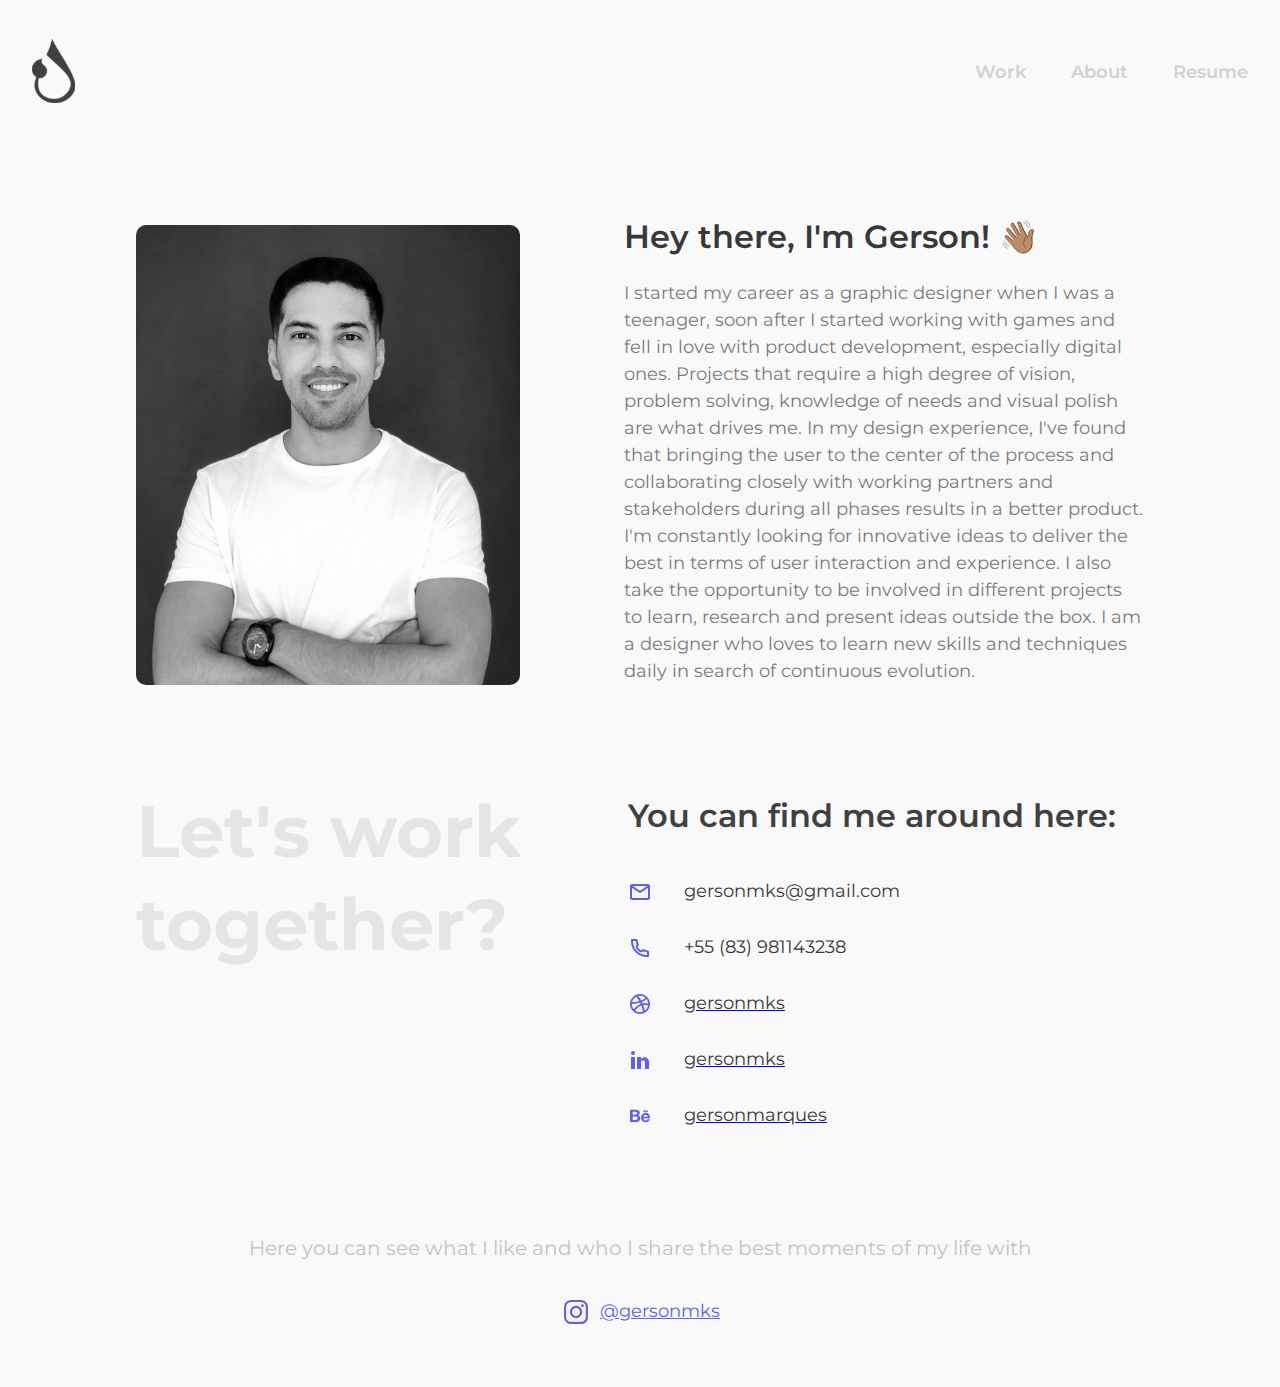
<file: about.html>
<!DOCTYPE html>
<html lang="pt-br">

<head>
    <meta charset="UTF-8">
    <meta http-equiv="X-UA-Compatible" content="IE=edge">
    <meta name="viewport" content="width=device-width, initial-scale=1.0">

    <!-- fonts -->
    <link rel="preconnect" href="https://fonts.googleapis.com">
    <link rel="preconnect" href="https://fonts.gstatic.com" crossorigin>
    <link href="https://fonts.googleapis.com/css2?family=Montserrat:wght@400;500;600;700;800&display=swap"
        rel="stylesheet">

    <!-- style -->
    <link rel="stylesheet" href="./css/main.min.css">

    <title>About - Gerson Marques</title>
</head>

<body>
    <header>
        <div class="container">
            <a href="index.html" class="logo">
                <img src="./img/logo.svg" alt="Logotipo Gesrson Marques">
            </a>
            <nav>
                <ul>
                    <li><a href="index.html" rel="prev">Work</a></li>
                    <li><a href="about.html">About</a></li>
                    <li><a href="resume.html" rel="next">Resume</a></li>
                </ul>
                <a href="" class="btn-mobile"><img src="img/btn-mobile.svg" alt=""></a>
            </nav>
        </div>
    </header>

    <section class="s-hero-about">
        <div class="container">
            <div class="info-about">
                <div class="img-gerson">
                    <img src="img/img-about.png" alt="Foto de apresentação do Gerson Marques">
                </div>
                <div class="text-about">
                    <h3>Hey there, I'm Gerson! 👋🏽</h3>
                    <p>I started my career as a graphic designer when I was a teenager, soon after I started working
                        with
                        games and fell in love with product development, especially digital ones. Projects that require
                        a
                        high degree of vision, problem solving, knowledge of needs and visual polish are what drives me.
                        In
                        my design experience, I've found that bringing the user to the center of the process and
                        collaborating closely with working partners and stakeholders during all phases results in a
                        better
                        product. I'm constantly looking for innovative ideas to deliver the best in terms of user
                        interaction and experience. I also take the opportunity to be involved in different projects to
                        learn, research and present ideas outside the box. I am a designer who loves to learn new skills
                        and
                        techniques daily in search of continuous evolution.</p>
                </div>
            </div>
        </div>
    </section>

    <section class="s-social">
        <div class="container">
        <div class="title-primary">
            <h1>Let's work together?</h1>
        </div>
        <div class="title-secondary">
            <h3>You can find me around here:</h3>
            <div class="social-work">
            <ul>
                <li>
                    <a href="mailto:gersonmks@gmail.com" target="_blank" rel="external">
                        <img src="./img/icon-email.svg" alt="Logo de um envelope">
                        <span>gersonmks@gmail.com</span>
                    </a>
                </li>
            </ul>
            <ul>
                <li>
                    <a href="tel:+5583981143238">
                        <img src="./img/icon-phone.svg" alt="Logo de um telefone">
                        <span>+55 (83) 981143238</span>
                    </a>
                </li>
            </ul>
            <ul>
                <li>
                    <a href="https://dribbble.com/gersonmks" target="_blank" rel="external" class="link-under">
                        <img src="./img/icon-dribbble.svg" alt="Logo do Dribbble">
                        <span>gersonmks</span>
                    </a>
                </li>
            </ul>
            <ul>
                <li>
                    <a href="https://linkedin.com/in/gersonmks" target="_blank" rel="external" class="link-under">
                        <img src="./img/icon-linkedin.svg" alt="Logo do Linkedin">
                        <span>gersonmks</span>
                    </a>
                </li>
            </ul>
            <ul>
                <li>
                    <a href="https://www.behance.net/gersonmarques?tracking_source=search_users%7Cgerson%20marques" target="_blank" rel="external" class="link-under">
                        <img src="./img/icon-behance.svg" alt="Logo do Behance">
                        <span>gersonmarques</span>
                    </a>
                </li>
            </ul>

        </div>
            
        </div>
        
    </div>
    <div class="social-media">
        <p>Here you can see what I like and who I share the best moments of my life with</p>
        <ul>
            <li>
                <a href="https://www.instagram.com/gersonmks/" target="_blank" rel="external">
                    <img src="./img/icon-instagram.svg" alt="Logo do instagram">
                    <span>@gersonmks</span>
                </a>
            </li>
        </ul>
    </div>
    </section>

</body>

</html>
</file>
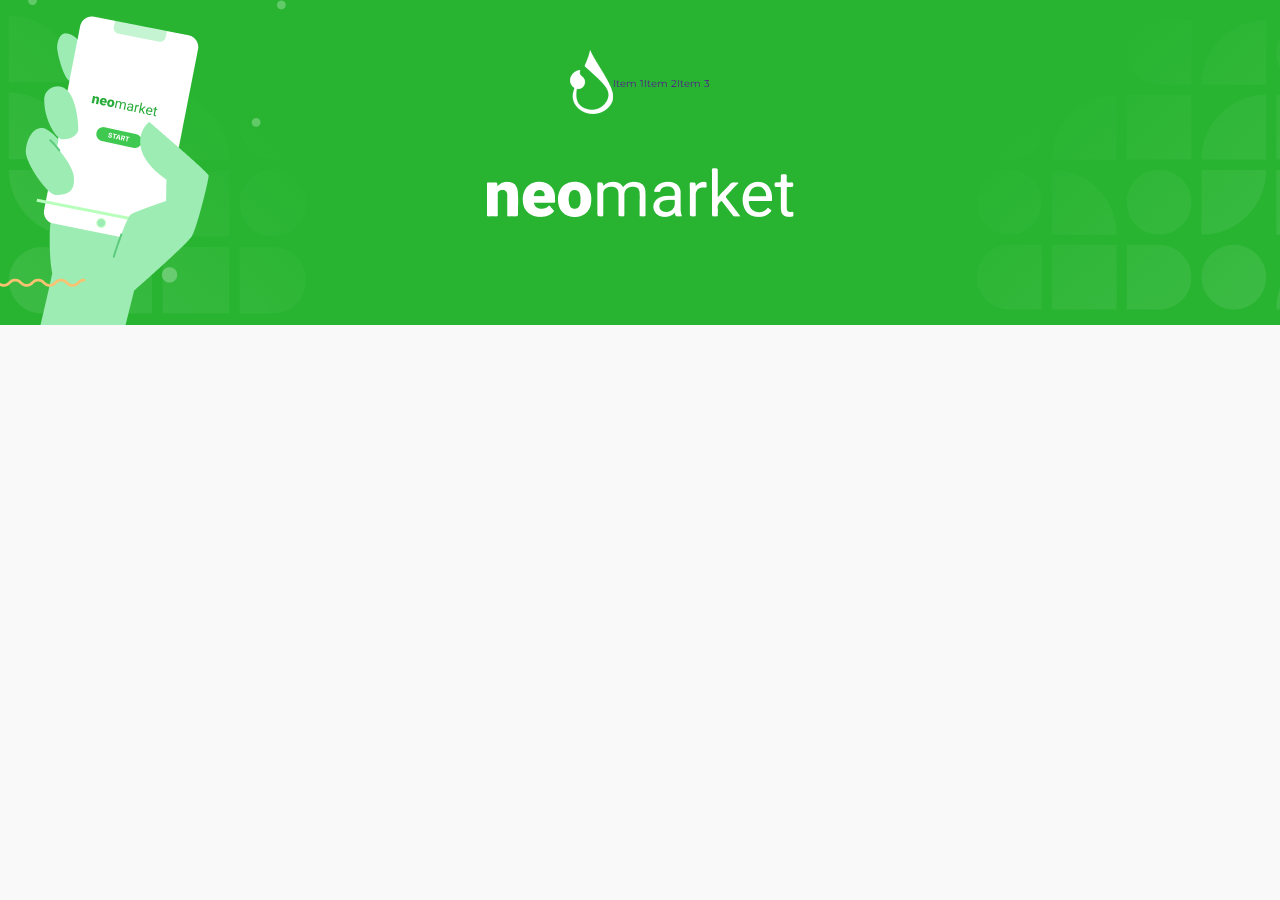
<file: neomarket.html>
<!DOCTYPE html>
<html lang="pt-br">

<head>
    <meta charset="UTF-8">
    <meta http-equiv="X-UA-Compatible" content="IE=edge">
    <meta name="viewport" content="width=device-width, initial-scale=1.0">

    <!-- fonts -->
    <link rel="preconnect" href="https://fonts.googleapis.com">
    <link rel="preconnect" href="https://fonts.gstatic.com" crossorigin>
    <link href="https://fonts.googleapis.com/css2?family=Montserrat:wght@400;500;600;700;800&display=swap"
        rel="stylesheet">

    <!-- style -->
    <link rel="stylesheet" href="./css/main.min.css">

    <title>Gerson Marques - Product Designer</title>
</head>

<body>
<div class="topo">
    <img src="/img/banner-top-neo.png" alt="">
</div>

<div class="navigation">
<div class="logotipo">
    <img src="/img/Vector Smart Object 2.png" alt="">
</div>
    <div class="links">
    <ul>
        <li><a href="">Item 1</a></li>
        <li><a href="">Item 2</a></li>
        <li><a href="">Item 3</a></li>

    </ul>
</div>
</div>
</file>
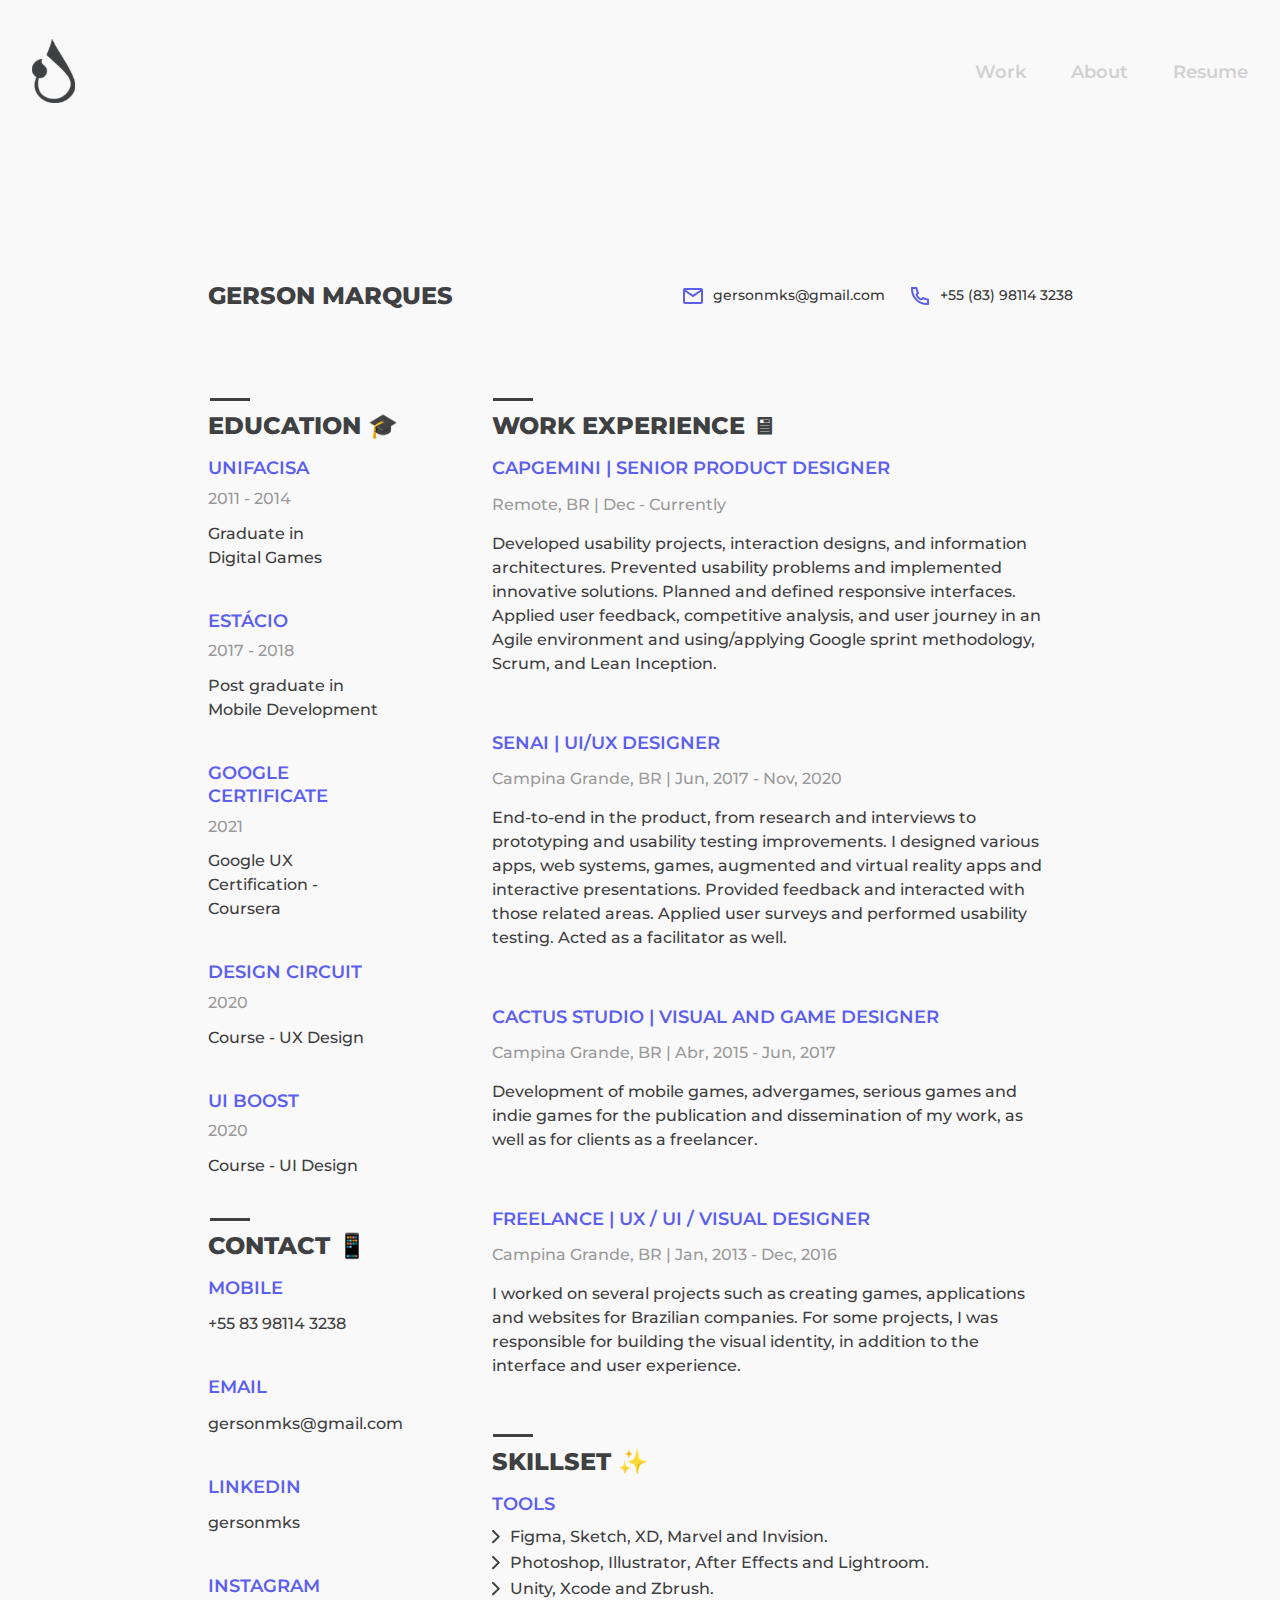
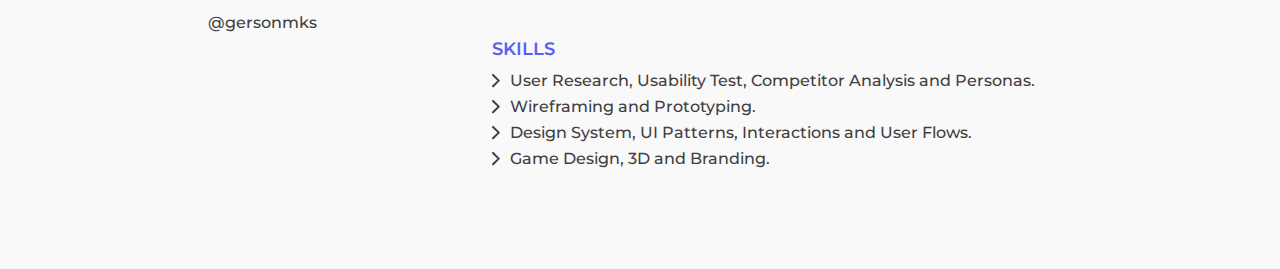
<file: resume.html>
<!DOCTYPE html>
<html lang="pt-br">

<head>
    <meta charset="UTF-8">
    <meta http-equiv="X-UA-Compatible" content="IE=edge">
    <meta name="viewport" content="width=device-width, initial-scale=1.0">

    <!-- fonts -->
    <link rel="preconnect" href="https://fonts.googleapis.com">
    <link rel="preconnect" href="https://fonts.gstatic.com" crossorigin>
    <link href="https://fonts.googleapis.com/css2?family=Montserrat:wght@400;500;600;700;800&display=swap"
        rel="stylesheet">

    <!-- style -->
    <link rel="stylesheet" href="./css/main.min.css">

    <title>Resume - Gerson Marques</title>
</head>

<body>
    <header>
        <div class="container">
            <a href="index.html" class="logo">
                <img src="./img/logo.svg" alt="Logotipo Gesrson Marques">
            </a>
            <nav>
                <ul>
                    <li><a href="index.html" rel="prev">Work</a></li>
                    <li><a href="about.html" rel="prev">About</a></li>
                    <li><a href="resume.html">Resume</a></li>
                </ul>
                <a href="" class="btn-mobile"><img src="img/btn-mobile.svg" alt=""></a>
            </nav>
        </div>
    </header>

    <section class="s-resume">
        <div class="container">
            <div class="title-resume">
                <div class="name-resume">
                    <h3>GERSON MARQUES</h3>
                </div>
                <div class="contact-resume">
                    <ul>
                        <li>
                            <a href="mailto:gersonmks@gmail.com" target="_blank" rel="external">
                                <img src="/img/icon-email.svg" alt="Ícone de um envelope">
                                <span>gersonmks@gmail.com</span>
                            </a>
                        </li>
                    </ul>
                    <ul>
                        <li>
                            <a href="tel:+5583981143238" target="_blank" rel="external">
                                <img src="/img/icon-phone.svg" alt="Ícone de um telefone">
                                <span>+55 (83) 98114 3238</span>
                            </a>
                        </li>
                    </ul>
                </div>
            </div>
            <div class="info-resume">
                <div class="details">
                    <div class="area-left">
                        <div class="education">
                            <div class="title-info">
                                <h3>EDUCATION 🎓</h3>
                            </div>
                            <div class="sub-title-info">
                                <h4>UNIFACISA</h4>
                                <span>2011 - 2014</span>
                                <p>Graduate in <br>Digital Games</p>
                            </div>
                            <div class="sub-title-info">
                                <h4>ESTÁCIO</h4>
                                <span>2017 - 2018</span>
                                <p>Post graduate in <br>Mobile Development</p>
                            </div>
                            <div class="sub-title-info">
                                <h4>GOOGLE <br>CERTIFICATE</h4>
                                <span>2021</span>
                                <p>Google UX <br>Certification - <br>Coursera</p>
                            </div>
                            <div class="sub-title-info">
                                <h4>DESIGN CIRCUIT</h4>
                                <span>2020</span>
                                <p>Course - UX Design</p>
                            </div>
                            <div class="sub-title-info">
                                <h4>UI BOOST</h4>
                                <span>2020</span>
                                <p>Course - UI Design</p>
                            </div>
                        </div>
                        <div class="contact-details">
                            <div class="title-info">
                                <h3>CONTACT 📱</h3>
                            </div>
                            <div class="sub-title-info">
                                <h4>MOBILE</h4>
                                <a href="tel:+5583981143238" target="_blank" rel="external">
                                    <p>+55 83 98114 3238</p>
                                </a>
                            </div>
                            <div class="sub-title-info">
                                <h4>EMAIL</h4>
                                <a href="mailto:gersonmks@gmail.com" target="_blank" rel="external">
                                    <p>gersonmks@gmail.com</p>
                                </a>
                            </div>
                            <div class="sub-title-info">
                                <h4>LINKEDIN</h4>
                                <a href="https://linkedin.com/in/gersonmks" target="_blank" rel="external">
                                    <p>gersonmks</p>
                                </a>
                            </div>
                            <div class="sub-title-info">
                                <h4>INSTAGRAM</h4>
                                <a href="https://www.instagram.com/gersonmks/" target="_blank" rel="external">
                                    <p>@gersonmks</p>
                                </a>
                            </div>
                        </div>
                    </div>
                    <div class="area-right">
                        <div class="work-experience">
                            <div class="title-info">
                                <h3>WORK EXPERIENCE 🖥</h3>
                            </div>
                            <div class="sub-title-info">
                                <h4>CAPGEMINI | SENIOR PRODUCT DESIGNER</h4>
                                <span>Remote, BR | Dec - Currently</span>
                                <p>Developed usability projects, interaction designs, and information architectures.
                                    Prevented usability problems and implemented innovative solutions. Planned and
                                    defined
                                    responsive interfaces. Applied user feedback, competitive analysis, and user journey
                                    in
                                    an Agile environment and using/applying Google sprint methodology, Scrum, and Lean
                                    Inception.</p>
                            </div>
                            <div class="sub-title-info">
                                <h4>SENAI | UI/UX DESIGNER</h4>
                                <span>Campina Grande, BR | Jun, 2017 - Nov, 2020</span>
                                <p>End-to-end in the product, from research and interviews to prototyping and usability
                                    testing improvements. I designed various apps, web systems, games, augmented and
                                    virtual
                                    reality apps and interactive presentations. Provided feedback and interacted with
                                    those
                                    related areas. Applied user surveys and performed usability testing. Acted as a
                                    facilitator as well.</p>
                            </div>
                            <div class="sub-title-info">
                                <h4>CACTUS STUDIO | VISUAL AND GAME DESIGNER</h4>
                                <span>Campina Grande, BR | Abr, 2015 - Jun, 2017</span>
                                <p>Development of mobile games, advergames, serious games and indie games for the
                                    publication and dissemination of my work, as well as for clients as a freelancer.
                                </p>
                            </div>
                            <div class="sub-title-info">
                                <h4>FREELANCE | UX / UI / VISUAL DESIGNER</h4>
                                <span>Campina Grande, BR | Jan, 2013 - Dec, 2016</span>
                                <p>I worked on several projects such as creating games, applications and websites for
                                    Brazilian companies. For some projects, I was responsible for building the visual
                                    identity, in addition to the interface and user experience.</p>
                            </div>
                        </div>
                        <div class="skillset">
                            <div class="title-info">
                                <h3>SKILLSET ✨</h3>
                            </div>
                            <div class="sub-title-info tools">
                                <h4>TOOLS</h4>
                                <div class="skillset-details">
                                    <img src="/img/icon-seta.svg" alt="Seta de detalhamento">
                                    <p>Figma, Sketch, XD, Marvel and Invision.</p>
                                </div>
                                <div class="skillset-details">
                                    <img src="/img/icon-seta.svg" alt="Seta de detalhamento">
                                    <p>Photoshop, Illustrator, After Effects and Lightroom.</p>
                                </div>
                                <div class="skillset-details">
                                    <img src="/img/icon-seta.svg" alt="Seta de detalhamento">
                                    <p>Unity, Xcode and Zbrush.</p>
                                </div>
                            </div>
                            <div class="sub-title-info">
                                <h4>SKILLS</h4>
                                <div class="skillset-details">
                                    <img src="/img/icon-seta.svg" alt="Seta de detalhamento">
                                    <p>User Research, Usability Test, Competitor Analysis and Personas.</p>
                                </div>
                                <div class="skillset-details">
                                    <img src="/img/icon-seta.svg" alt="Seta de detalhamento">
                                    <p>Wireframing and Prototyping.</p>
                                </div>
                                <div class="skillset-details">

                                    <img src="/img/icon-seta.svg" alt="Seta de detalhamento">
                                    <p>Design System, UI Patterns, Interactions and User Flows.</p>
                                </div>
                                <div class="skillset-details">

                                    <img src="/img/icon-seta.svg" alt="Seta de detalhamento">
                                    <p>Game Design, 3D and Branding.</p>
                                </div>
                            </div>
                        </div>
                    </div>
                </div>
            </div>
        </div>
        </div>
    </section>
</file>
<file: css/main.min.css>
*{margin:0;padding:0;box-sizing:border-box;border:none;outline:none;list-style:none;text-decoration:none;background-color:#f9f9f9;font-family:"Montserrat",sans-serif}html{font-size:62.5%}.container{width:100%;max-width:124.6rem;padding:0 1.5rem;margin:0 auto}header{margin-top:4rem;width:100%;height:6.4rem;display:flex}header .container{display:flex;flex-direction:row;align-items:center;justify-content:space-between}header nav{display:flex}header nav ul{display:flex}header nav ul li:not(:last-child){margin-right:4.5rem}header nav ul li a{display:flex;font-weight:600;font-size:1.8rem;line-height:150%;color:#d1d1d1}header .btn-mobile{display:none}@media(max-width: 480px){header ul li{display:none}header .btn-mobile{display:block}}.s-brands .container .brand-hover{max-width:59.2rem;height:36rem;position:absolute}.s-brands .container .brand-img{max-width:59.2rem;height:36rem;position:relative;-webkit-transition:opacity .3s ease-in-out;-moz-transition:opacity .3s ease-in-out;-ms-transition:opacity .3s ease-in-out;-o-transition:opacity .3s ease-in-out;transition:opacity .3s ease-in-out}.s-brands .container .brand-img:hover{opacity:0}.info-resume .details h3{padding-top:1.2rem;margin-bottom:1.6rem;font-weight:800;font-size:2.4rem;line-height:130%;color:#3f4041}.info-resume .details .education .title-info,.info-resume .details .contact-details .title-info,.info-resume .details .work-experience .title-info,.info-resume .details .skillset .title-info{font-weight:800;font-size:2.4rem;line-height:130%;color:#3f4041}.info-resume .details .education .sub-title-info :not(:first-child),.info-resume .details .contact-details .sub-title-info :not(:first-child),.info-resume .details .work-experience .sub-title-info :not(:first-child),.info-resume .details .skillset .sub-title-info :not(:first-child){margin-bottom:4rem}.info-resume .details .education .sub-title-info h4,.info-resume .details .contact-details .sub-title-info h4,.info-resume .details .work-experience .sub-title-info h4,.info-resume .details .skillset .sub-title-info h4{font-weight:600;font-size:1.8rem;line-height:130%;color:#5d5fef;margin-bottom:.8rem}.info-resume .details .education .sub-title-info span,.info-resume .details .contact-details .sub-title-info span,.info-resume .details .work-experience .sub-title-info span,.info-resume .details .skillset .sub-title-info span{font-weight:500;font-size:1.6rem;line-height:130%;color:#9b9b9b}.info-resume .details .education .sub-title-info p,.info-resume .details .contact-details .sub-title-info p,.info-resume .details .work-experience .sub-title-info p,.info-resume .details .skillset .sub-title-info p{margin-top:1.2rem;margin-bottom:4rem;font-weight:500;font-size:1.6rem;line-height:150%;color:#3f4041}.s-resume{padding-top:17.6rem}.s-resume .container{width:100%;max-width:86.5rem;padding:0}.s-resume .container .title-resume{display:flex;align-items:center;justify-content:space-between;margin-bottom:8.7rem}.s-resume .container .title-resume .name-resume h3{font-weight:800;font-size:2.4rem;line-height:130%;color:#3f4041}.s-resume .container .title-resume .contact-resume{display:flex;align-items:center;gap:2.3rem}.s-resume .container .title-resume .contact-resume ul li a{display:flex;align-items:center;gap:.8rem}.s-resume .container .title-resume .contact-resume ul li a span{font-weight:500;font-size:1.4rem;line-height:130%;color:#383838}.s-resume .container .info-resume .details{display:flex;gap:8.9rem;margin-bottom:9.6rem}.s-resume .container .info-resume .details .area-left{max-width:22.4rem}.s-resume .container .info-resume .details .area-left .education{margin-right:-0.1rem}.s-resume .container .info-resume .details .area-left .education .title-info h3{position:relative}.s-resume .container .info-resume .details .area-left .education .title-info h3:before{content:"";position:absolute;right:15.4rem;bottom:4rem;width:4rem;height:.3rem;background-color:#3f4041}.s-resume .container .info-resume .details .area-left .contact-details .title-info h3{position:relative}.s-resume .container .info-resume .details .area-left .contact-details .title-info h3:before{content:"";position:absolute;right:15.3rem;bottom:4rem;width:4rem;height:.3rem;background-color:#3f4041}.s-resume .container .info-resume .details .area-right{max-width:55.2rem}.s-resume .container .info-resume .details .area-right .work-experience .title-info h3{position:relative}.s-resume .container .info-resume .details .area-right .work-experience .title-info h3:before{content:"";position:absolute;right:51.1rem;bottom:4rem;width:4rem;height:.3rem;background-color:#3f4041}.s-resume .container .info-resume .details .area-right .work-experience .sub-title-info h4{margin-bottom:1.4rem}.s-resume .container .info-resume .details .area-right .work-experience .sub-title-info p{margin-bottom:5.6rem;margin-top:1.6rem}.s-resume .container .info-resume .details .area-right .skillset .title-info h3{position:relative}.s-resume .container .info-resume .details .area-right .skillset .title-info h3:before{content:"";position:absolute;right:51.1rem;bottom:4rem;width:4rem;height:.3rem;background-color:#3f4041}.s-resume .container .info-resume .details .area-right .skillset .tools{margin-bottom:37px}.s-resume .container .info-resume .details .area-right .skillset .sub-title-info p{margin:0;padding:0}.s-resume .container .info-resume .details .area-right .skillset .sub-title-info .skillset-details{display:flex;align-items:center;margin:0 0rem .2rem 0;gap:1rem}.s-hero-about{padding-top:11.2rem}.s-hero-about .container{width:100%;max-width:100.8rem;padding:0}.s-hero-about .container .info-about{width:100%;display:flex;align-items:flex-end;justify-content:space-between}.s-hero-about .container .info-about .img-gerson{max-width:38.4rem;height:46rem}.s-hero-about .container .info-about .img-gerson img{border-radius:10px}.s-hero-about .container .info-about .text-about{max-width:52rem}.s-hero-about .container .info-about .text-about h3{margin-bottom:2.2rem;font-weight:600;font-size:3.2rem;line-height:130%;color:#383838}.s-hero-about .container .info-about .text-about p{font-size:1.8rem;line-height:150%;color:#7b7b7b}.s-social{padding-top:10rem}.s-social .container{width:100%;max-width:100.8rem;padding:0;display:flex}.s-social .container .title-primary{max-width:41.5rem}.s-social .container .title-primary h1{font-weight:700;font-size:7.2rem;line-height:130%;color:rgba(56,56,56,.1)}.s-social .container .title-secondary{padding-top:1rem;display:flex;flex-direction:column;margin-left:7.7rem}.s-social .container .title-secondary h3{font-weight:600;font-size:3.2rem;line-height:130%;color:#3f4041;margin-bottom:4.4rem}.s-social .container .title-secondary .social-work{display:flex;flex-direction:column;gap:32px}.s-social .container .title-secondary .social-work ul li a{display:flex;align-items:flex-start;gap:3.2rem}.s-social .container .title-secondary .social-work ul li a span{font-weight:400;font-size:1.8rem;line-height:130%;color:#383838}.s-social .container .title-secondary .social-work ul li .link-under{text-decoration-line:underline}.s-social .social-media{padding-top:10.7rem;display:flex;flex-direction:column;align-items:center;margin-bottom:5.9rem}.s-social .social-media p{font-weight:400;font-size:2rem;line-height:130%;color:#c1c3c8}.s-social .social-media ul li a{padding-top:3.5rem;display:flex;align-items:center;gap:.8rem}.s-social .social-media ul li a span{font-weight:400;font-size:1.8rem;line-height:130%;color:#5d5fef;text-decoration-line:underline}.s-hero{padding-top:9.6rem}.s-hero .container{width:100%;max-width:65.6rem;display:flex;flex-direction:column;align-items:center}.s-hero .container .title-hero h1{font-weight:600;font-size:2.4rem;line-height:130%;color:#383838;margin-bottom:.8rem}.s-hero .container .text-change{margin-bottom:.8rem}.s-hero .container .text-change h3{font-weight:500;font-size:2.4rem;line-height:133%;color:#c1c3c8}.s-hero .container .text-change span{list-style:none;color:#5d5fef;font-size:2.4rem;font-weight:500}.s-hero .container .text-change .typed-cursor{animation:typedjsBlink .9s infinite;-webkit-animation:typedjsBlink .9s infinite}.s-hero .container span{font-weight:500;font-size:1.8rem;line-height:150%;color:#c1c3c8;margin-bottom:4.1rem}.s-hero .container span a{color:#5d5fef}.s-hero .container .btn-hero a{display:inline-block;height:4.8rem;line-height:4.8rem;background-color:rgba(0,0,0,0);color:#5d5fef;border:1px solid;border-color:#5d5fef;border-radius:10px;padding:0px 3.8rem;font-weight:600;font-size:1.5rem;cursor:pointer;transition:all .3s}.s-hero .container .btn-hero a:hover{background-color:#5d5fef;color:#fff}.s-brands{padding-top:13.2rem;width:100%}.s-brands .container{display:flex;align-items:center;justify-content:space-between;flex-wrap:wrap}.s-brands .container .brand-neo{margin-bottom:3.2rem}.s-brands .container .brand-bb{margin-bottom:3.2rem}footer{display:flex;align-items:center;justify-content:center}footer p,footer a{padding-top:13.5rem;padding-bottom:4.8rem;font-size:2rem;line-height:130%;color:#c1c3c8;transition:all .3s}footer p:hover,footer a:hover{color:#a8abb5}*{margin:0;padding:0;text-decoration:none;list-style:none;box-sizing:border-box;border:none}.topo{display:flex;justify-content:center}.topo img{position:absolute}.navigation{display:flex;align-items:center;justify-content:center;position:relative;top:50px;background-color:rgba(0,0,0,0)}.navigation .logotipo{background-color:#28b431}.navigation .logotipo img{background-color:#28b431}.navigation .links ul{display:flex;align-items:center;justify-content:space-between;background-color:#28b431}.navigation .links ul li{background-color:#28b431}.navigation .links ul a{background-color:#28b431}/*# sourceMappingURL=main.min.css.map */
</file>
